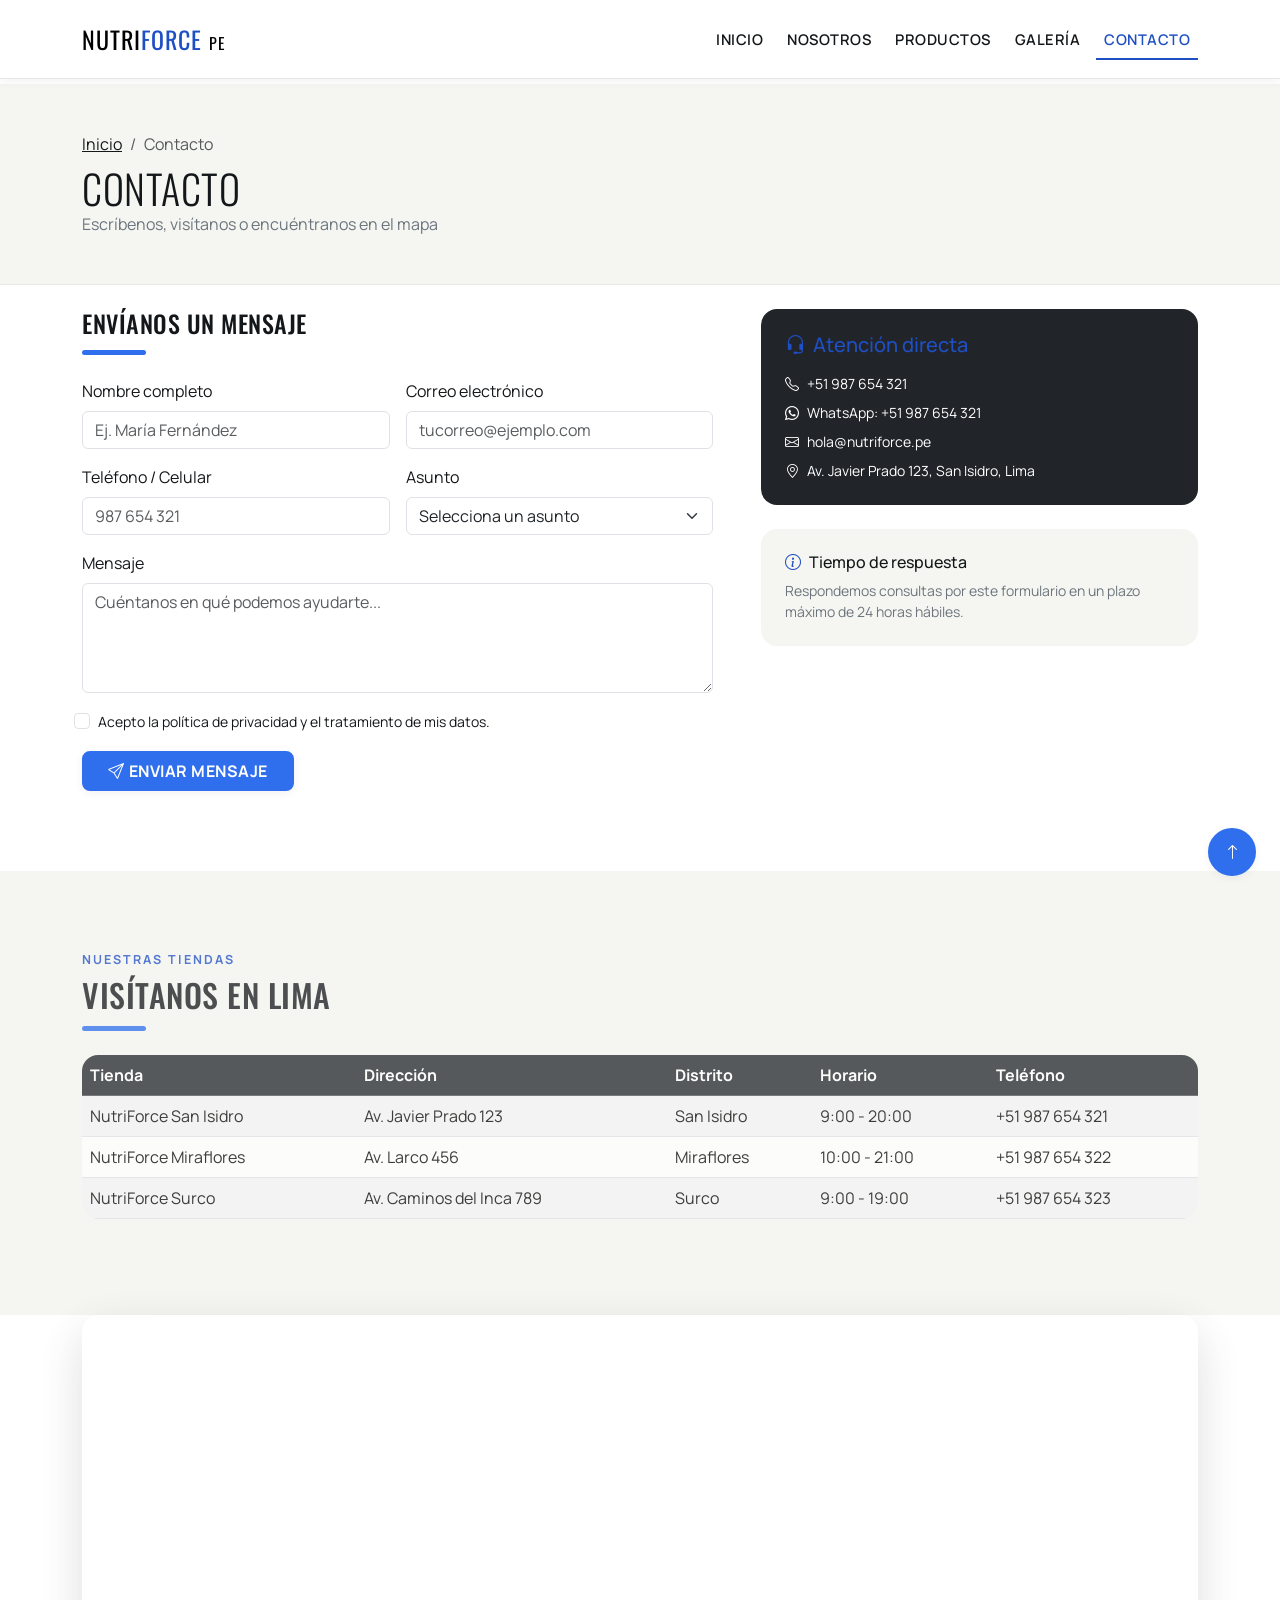
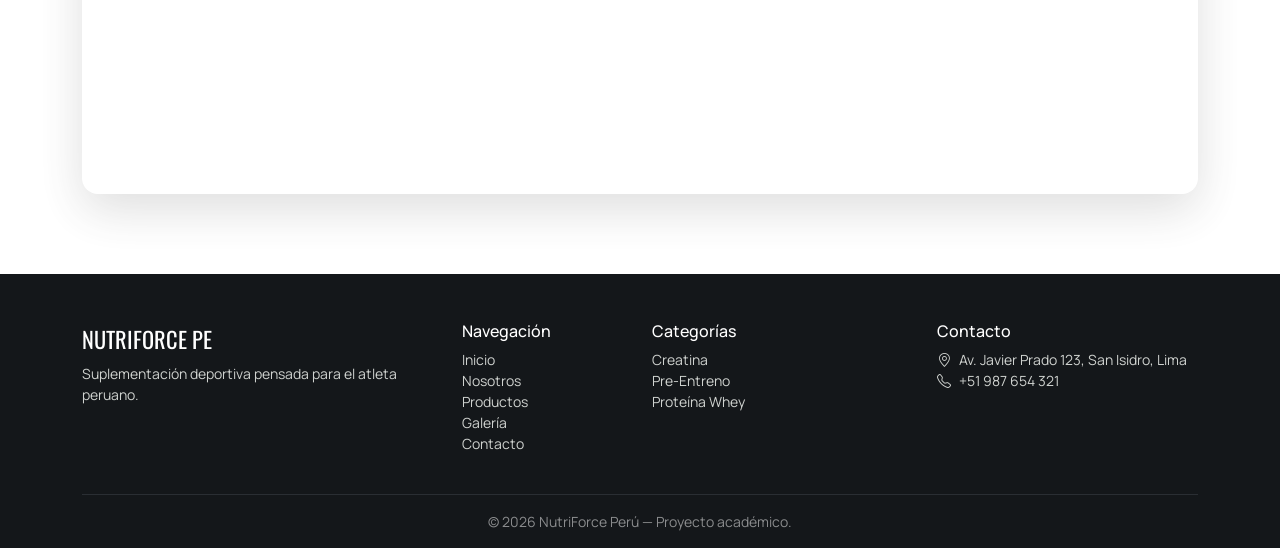
<file: contacto.html>
<!DOCTYPE html>
<html lang="es">
<head>
<meta charset="UTF-8">
<meta name="viewport" content="width=device-width, initial-scale=1.0">
<title>Contacto | NutriForce Perú</title>
<meta name="description" content="Contáctanos: formulario, tiendas físicas y ubicación en el mapa. NutriForce Perú.">
<link href="https://cdn.jsdelivr.net/npm/bootstrap@5.3.3/dist/css/bootstrap.min.css" rel="stylesheet">
<link rel="stylesheet" href="https://cdn.jsdelivr.net/npm/bootstrap-icons@1.11.3/font/bootstrap-icons.css">
<link rel="stylesheet" href="css/style.css">
</head>
<body>

<header>
<nav class="navbar navbar-expand-lg fixed-top py-3">
  <div class="container">
    <a class="navbar-brand navbar-brand-mark" href="index.html">NUTRI<span class="accent">FORCE</span> <small class="fs-6 fw-normal">PE</small></a>
    <button class="navbar-toggler" type="button" data-bs-toggle="collapse" data-bs-target="#mainNav">
      <span class="navbar-toggler-icon"></span>
    </button>
    <div class="collapse navbar-collapse" id="mainNav">
      <ul class="navbar-nav ms-auto align-items-lg-center gap-lg-2">
        <li class="nav-item"><a class="nav-link" href="index.html">Inicio</a></li>
        <li class="nav-item"><a class="nav-link" href="nosotros.html">Nosotros</a></li>
        <li class="nav-item"><a class="nav-link" href="productos.html">Productos</a></li>
        <li class="nav-item"><a class="nav-link" href="galeria.html">Galería</a></li>
        <li class="nav-item"><a class="nav-link active" href="contacto.html">Contacto</a></li>
      </ul>
    </div>
  </div>
</nav>
</header>

<main>
<div class="page-head">
  <div class="container">
    <nav aria-label="breadcrumb">
      <ol class="breadcrumb mb-2">
        <li class="breadcrumb-item"><a href="index.html">Inicio</a></li>
        <li class="breadcrumb-item active" aria-current="page">Contacto</li>
      </ol>
    </nav>
    <h1 class="display-6 mb-0">Contacto</h1>
    <p class="text-secondary">Escríbenos, visítanos o encuéntranos en el mapa</p>
  </div>
</div>

<section class="section pt-4">
  <div class="container">
    <div class="row g-5">

      <div class="col-lg-7 reveal">
        <h4 class="mb-1">Envíanos un mensaje</h4>
        <div class="divider-volt"></div>
        <form id="contactForm" class="needs-validation row g-3" novalidate>
          <div class="col-md-6">
            <label for="nombre" class="form-label">Nombre completo</label>
            <input type="text" class="form-control" id="nombre" name="nombre" placeholder="Ej. María Fernández" required minlength="3">
            <div class="invalid-feedback">Ingresa tu nombre completo (mínimo 3 caracteres).</div>
          </div>
          <div class="col-md-6">
            <label for="correo" class="form-label">Correo electrónico</label>
            <input type="email" class="form-control" id="correo" name="correo" placeholder="tucorreo@ejemplo.com" required>
            <div class="invalid-feedback">Ingresa un correo electrónico válido.</div>
          </div>
          <div class="col-md-6">
            <label for="telefono" class="form-label">Teléfono / Celular</label>
            <input type="tel" class="form-control" id="telefono" name="telefono" placeholder="987 654 321" pattern="[0-9]{9}" required>
            <div class="invalid-feedback">Ingresa un número de 9 dígitos (Perú).</div>
          </div>
          <div class="col-md-6">
            <label for="asunto" class="form-label">Asunto</label>
            <select class="form-select" id="asunto" name="asunto" required>
              <option value="" selected disabled>Selecciona un asunto</option>
              <option>Consulta sobre un producto</option>
              <option>Estado de mi pedido</option>
              <option>Cambios y devoluciones</option>
              <option>Trabaja con nosotros</option>
              <option>Otro</option>
            </select>
            <div class="invalid-feedback">Selecciona un asunto.</div>
          </div>
          <div class="col-12">
            <label for="mensaje" class="form-label">Mensaje</label>
            <textarea class="form-control" id="mensaje" name="mensaje" rows="4" placeholder="Cuéntanos en qué podemos ayudarte..." required minlength="10"></textarea>
            <div class="invalid-feedback">Escribe un mensaje de al menos 10 caracteres.</div>
          </div>
          <div class="col-12 form-check">
            <input type="checkbox" class="form-check-input" id="privacidad" required>
            <label class="form-check-label small" for="privacidad">Acepto la política de privacidad y el tratamiento de mis datos.</label>
            <div class="invalid-feedback">Debes aceptar la política de privacidad.</div>
          </div>
          <div class="col-12">
            <button type="submit" class="btn btn-volt px-4"><i class="bi bi-send me-1"></i>Enviar mensaje</button>
          </div>
        </form>
      </div>

      <aside class="col-lg-5 reveal">
        <div class="p-4 bg-dark text-white rounded-4 mb-4">
          <h5 class="text-volt mb-3"><i class="bi bi-headset me-2"></i>Atención directa</h5>
          <ul class="list-unstyled small mb-0">
            <li class="mb-2"><i class="bi bi-telephone me-2"></i>+51 987 654 321</li>
            <li class="mb-2"><i class="bi bi-whatsapp me-2"></i>WhatsApp: +51 987 654 321</li>
            <li class="mb-2"><i class="bi bi-envelope me-2"></i>hola@nutriforce.pe</li>
            <li><i class="bi bi-geo-alt me-2"></i>Av. Javier Prado 123, San Isidro, Lima</li>
          </ul>
        </div>
        <div class="p-4 bg-soft rounded-4">
          <h6 class="mb-2"><i class="bi bi-info-circle me-2 text-volt"></i>Tiempo de respuesta</h6>
          <p class="small text-secondary mb-0">Respondemos consultas por este formulario en un plazo máximo de 24 horas hábiles.</p>
        </div>
      </aside>
    </div>
  </div>
</section>

<section class="section bg-soft">
  <div class="container">
    <div class="section-title reveal">
      <span class="kicker">Nuestras tiendas</span>
      <h2>Visítanos en Lima</h2>
      <div class="divider-volt"></div>
    </div>
    <div class="table-responsive reveal">
      <table class="table table-striped bg-white rounded-4 overflow-hidden align-middle">
        <thead class="table-dark">
          <tr><th>Tienda</th><th>Dirección</th><th>Distrito</th><th>Horario</th><th>Teléfono</th></tr>
        </thead>
        <tbody>
          <tr><td>NutriForce San Isidro</td><td>Av. Javier Prado 123</td><td>San Isidro</td><td>9:00 - 20:00</td><td>+51 987 654 321</td></tr>
          <tr><td>NutriForce Miraflores</td><td>Av. Larco 456</td><td>Miraflores</td><td>10:00 - 21:00</td><td>+51 987 654 322</td></tr>
          <tr><td>NutriForce Surco</td><td>Av. Caminos del Inca 789</td><td>Surco</td><td>9:00 - 19:00</td><td>+51 987 654 323</td></tr>
        </tbody>
      </table>
    </div>
  </div>
</section>

<section class="section pt-0">
  <div class="container">
    <div class="reveal rounded-4 overflow-hidden shadow-lg">
      <div class="ratio ratio-21x9">
        <iframe
          src="https://www.google.com/maps?q=San+Isidro,+Lima,+Peru&output=embed"
          style="border:0;" allowfullscreen loading="lazy"
          referrerpolicy="no-referrer-when-downgrade"
          title="Ubicación NutriForce Perú en el mapa">
        </iframe>
      </div>
    </div>
  </div>
</section>

</main>

<div class="toast-container position-fixed bottom-0 end-0 p-3" style="z-index:1080;">
  <div id="contactToast" class="toast align-items-center text-white bg-dark border-0" role="alert">
    <div class="d-flex">
      <div class="toast-body">
        <i class="bi bi-check-circle-fill text-volt me-2"></i>¡Mensaje enviado! Te responderemos en menos de 24 horas.
      </div>
      <button type="button" class="btn-close btn-close-white me-2 m-auto" data-bs-dismiss="toast"></button>
    </div>
  </div>
</div>

<footer class="site-footer pt-5 pb-3">
  <div class="container">
    
    <div class="row g-4">
      <div class="col-lg-4">

        <div class="footer-brand mb-2">NUTRIFORCE PE</div>
        <p class="small">Suplementación deportiva pensada para el atleta peruano.</p>
      </div>
      <div class="col-6 col-lg-2">
        <h6 class="text-white">Navegación</h6>
        <ul class="list-unstyled small">
          <li><a href="index.html">Inicio</a></li>
          <li><a href="nosotros.html">Nosotros</a></li>
          <li><a href="productos.html">Productos</a></li>
          <li><a href="galeria.html">Galería</a></li>
          <li><a href="contacto.html">Contacto</a></li>
        </ul>
      </div>
      <div class="col-6 col-lg-3">
        <h6 class="text-white">Categorías</h6>
        <ul class="list-unstyled small">

          <li><a href="productos.html">Creatina</a></li>
          <li><a href="productos.html">Pre-Entreno</a></li>
          
          <li><a href="productos.html">Proteína Whey</a></li>
        </ul>

      </div>
      <div class="col-lg-3">
        <h6 class="text-white">Contacto</h6>
        <ul class="list-unstyled small">
          <li><i class="bi bi-geo-alt me-2"></i>Av. Javier Prado 123, San Isidro, Lima</li>
          <li><i class="bi bi-telephone me-2"></i>+51 987 654 321</li>
        </ul>

      </div>
    </div>
    <hr class="border-secondary mt-4">
    <p class="small text-center mb-0 text-white-50">© 2026 NutriForce Perú — Proyecto académico.</p>
  </div>
</footer>

<button id="backToTop" class="btn btn-volt rounded-circle position-fixed" style="bottom:24px;right:24px;width:48px;height:48px;z-index:1050;">
  <i class="bi bi-arrow-up"></i>
</button>

<script src="https://code.jquery.com/jquery-3.7.1.min.js"></script>
<script src="https://cdn.jsdelivr.net/npm/bootstrap@5.3.3/dist/js/bootstrap.bundle.min.js"></script>
<script src="js/script.js"></script>
</body>
</html>
</file>
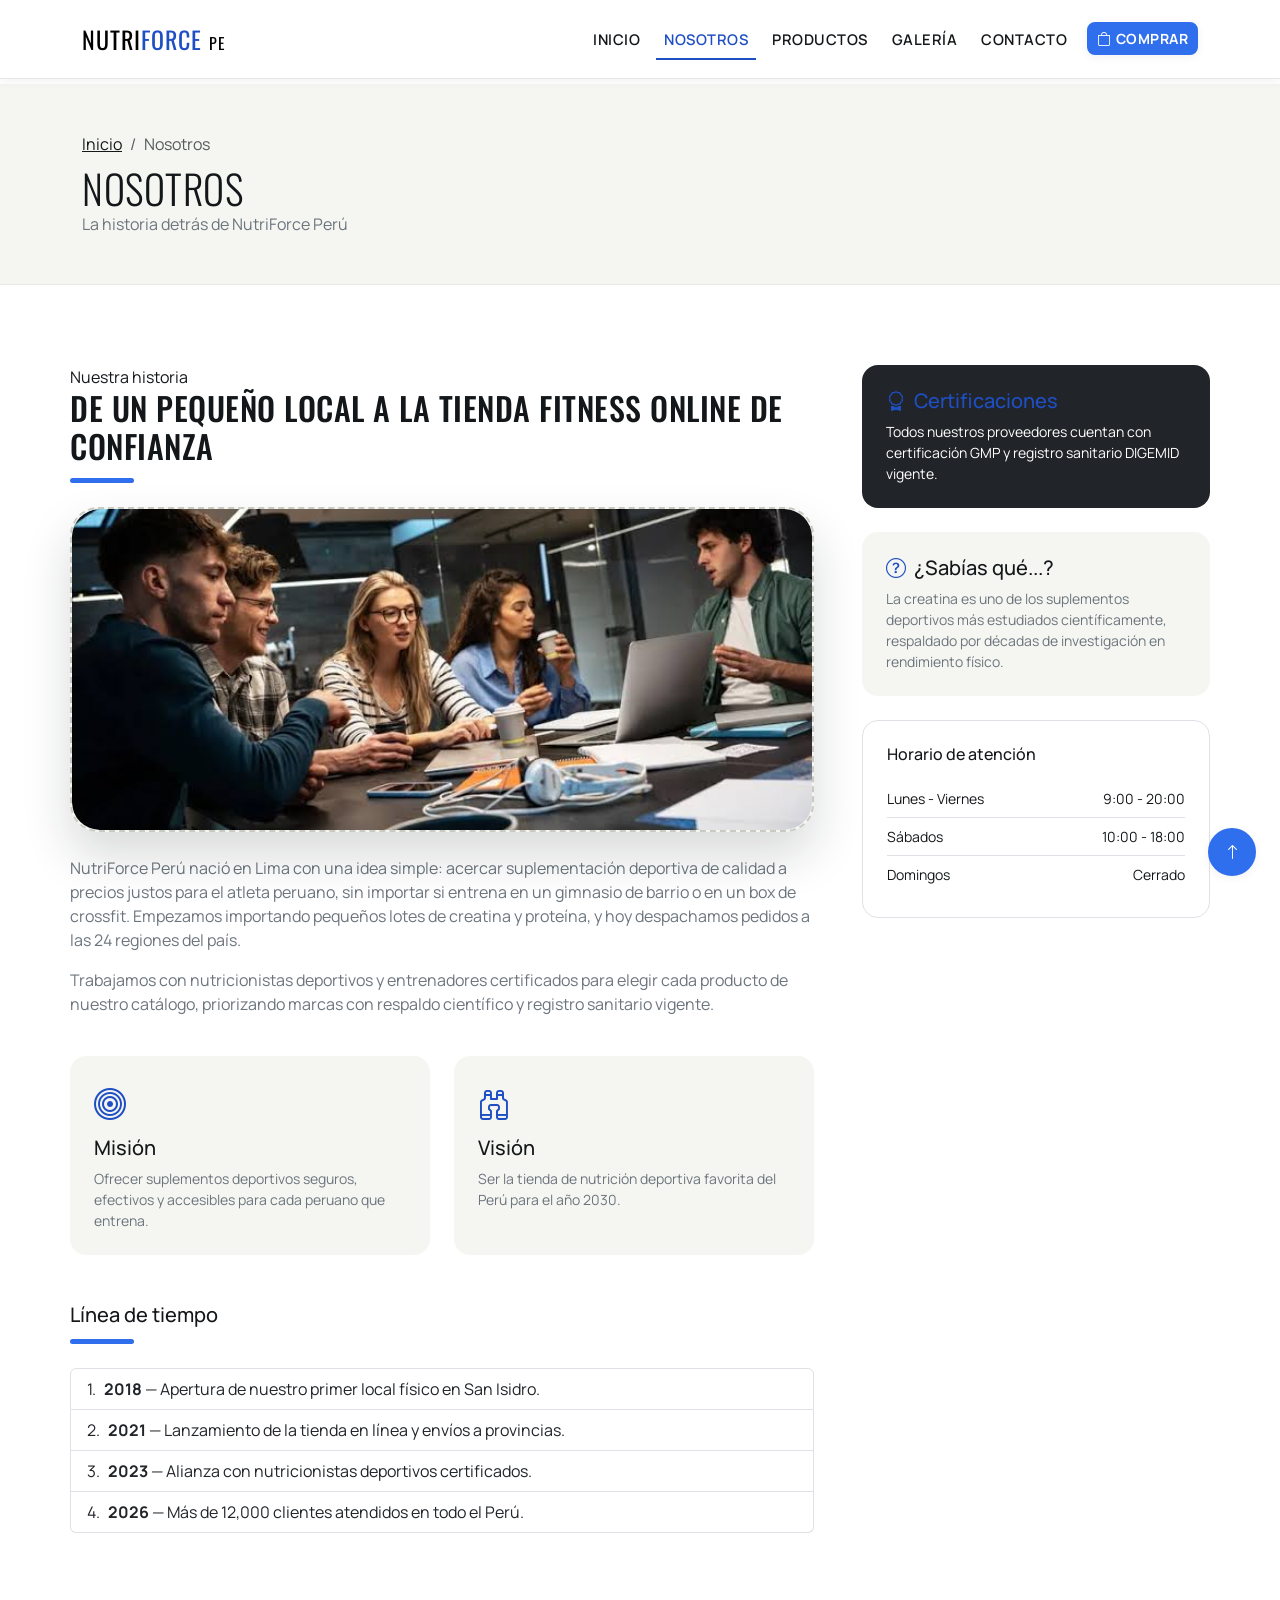
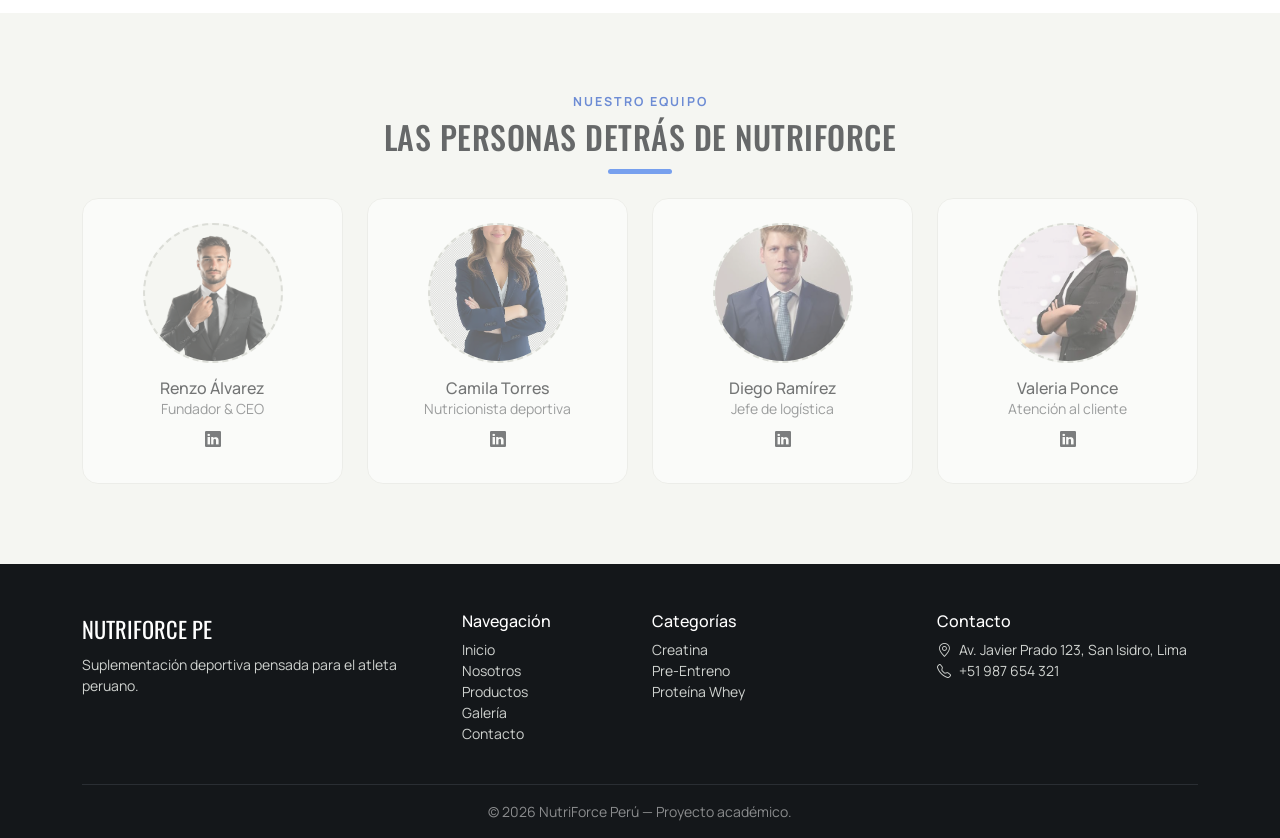
<file: nosotros.html>
<!DOCTYPE html>
<html lang="es">
<head>
<meta charset="UTF-8">
<meta name="viewport" content="width=device-width, initial-scale=1.0">
<title>Nosotros | NutriForce Perú</title>
<meta name="description" content="Conoce la historia, misión y equipo de NutriForce Perú, tienda de suplementos deportivos.">
<link href="https://cdn.jsdelivr.net/npm/bootstrap@5.3.3/dist/css/bootstrap.min.css" rel="stylesheet">
<link rel="stylesheet" href="https://cdn.jsdelivr.net/npm/bootstrap-icons@1.11.3/font/bootstrap-icons.css">
<link rel="stylesheet" href="css/style.css">
</head>
<body>

<header>
<nav class="navbar navbar-expand-lg fixed-top py-3">
  <div class="container">
    <a class="navbar-brand navbar-brand-mark" href="index.html">NUTRI<span class="accent">FORCE</span> <small class="fs-6 fw-normal">PE</small></a>
    <button class="navbar-toggler" type="button" data-bs-toggle="collapse" data-bs-target="#mainNav">
      <span class="navbar-toggler-icon"></span>
    </button>
    <div class="collapse navbar-collapse" id="mainNav">
      <ul class="navbar-nav ms-auto align-items-lg-center gap-lg-2">
        <li class="nav-item"><a class="nav-link" href="index.html">Inicio</a></li>
        <li class="nav-item"><a class="nav-link active" href="nosotros.html">Nosotros</a></li>
        <li class="nav-item"><a class="nav-link" href="productos.html">Productos</a></li>
        <li class="nav-item"><a class="nav-link" href="galeria.html">Galería</a></li>
        <li class="nav-item"><a class="nav-link" href="contacto.html">Contacto</a></li>
        <li class="nav-item"><a href="productos.html" class="btn btn-sm btn-volt ms-lg-1"><i class="bi bi-bag me-1"></i>Comprar</a></li>
      </ul>
    </div>
  </div>
</nav>
</header>

<main>
<div class="page-head">
  <div class="container">
    <nav aria-label="breadcrumb">
      <ol class="breadcrumb mb-2">
        <li class="breadcrumb-item"><a href="index.html">Inicio</a></li>
        <li class="breadcrumb-item active" aria-current="page">Nosotros</li>
      </ol>
    </nav>
    <h1 class="display-6 mb-0">Nosotros</h1>
    <p class="text-secondary">La historia detrás de NutriForce Perú</p>
  </div>
</div>

<div class="container section">
  <div class="row g-5">

    <article class="col-lg-8 reveal">
      <span class="kicker">Nuestra historia</span>
      <h2>De un pequeño local a la tienda fitness online de confianza</h2>
      <div class="divider-volt"></div>
      <div class="hero-media mb-4" style="aspect-ratio:16/7;">
        <div class="text-center p-4">

          <i class="bi bi-image" style="font-size:2.5rem;color:#b9bcb2;"></i>
          <p class="small text-muted mt-2 mb-0">Espacio para foto del local / equipo — 1200×525 px</p>
        </div>
        <img class="real-img" src="img/nosotros/local-equipo.jpg" alt="Local y equipo NutriForce Perú" onerror="this.style.display='none'">
      </div>
      <p class="text-secondary">
        NutriForce Perú nació en Lima con una idea simple: acercar suplementación deportiva de calidad
        a precios justos para el atleta peruano, sin importar si entrena en un gimnasio de barrio o en
        un box de crossfit. Empezamos importando pequeños lotes de creatina y proteína, y hoy despachamos
        pedidos a las 24 regiones del país.
      </p>

      <p class="text-secondary">
        Trabajamos con nutricionistas deportivos y entrenadores certificados para elegir cada producto
        de nuestro catálogo, priorizando marcas con respaldo científico y registro sanitario vigente.
      </p>

      <div class="row g-4 mt-2">

        <div class="col-md-6">
          <div class="p-4 bg-soft rounded-4 h-100">
            <i class="bi bi-bullseye fs-2 text-volt"></i>
            <h5 class="mt-2">Misión</h5>
            <p class="small text-secondary mb-0">Ofrecer suplementos deportivos seguros, efectivos y accesibles para cada peruano que entrena.</p>
          </div>
        </div>
        <div class="col-md-6">
          <div class="p-4 bg-soft rounded-4 h-100">
            <i class="bi bi-binoculars fs-2 text-volt"></i>
            <h5 class="mt-2">Visión</h5>
            <p class="small text-secondary mb-0">Ser la tienda de nutrición deportiva favorita del Perú para el año 2030.</p>

          </div>
        </div>
      </div>

      <h5 class="mt-5">Línea de tiempo</h5>
      <div class="divider-volt"></div>
      <ol class="list-group list-group-numbered">
        <li class="list-group-item d-flex justify-content-between align-items-start">
          <div class="ms-2 me-auto"><strong>2018</strong> — Apertura de nuestro primer local físico en San Isidro.</div>
        </li>
        <li class="list-group-item d-flex justify-content-between align-items-start">
          <div class="ms-2 me-auto"><strong>2021</strong> — Lanzamiento de la tienda en línea y envíos a provincias.</div>
        </li>
        <li class="list-group-item d-flex justify-content-between align-items-start">
          <div class="ms-2 me-auto"><strong>2023</strong> — Alianza con nutricionistas deportivos certificados.</div>
        </li>
        <li class="list-group-item d-flex justify-content-between align-items-start">
          <div class="ms-2 me-auto"><strong>2026</strong> — Más de 12,000 clientes atendidos en todo el Perú.</div>
        </li>
      </ol>
    </article>

    <aside class="col-lg-4 reveal">
      <div class="p-4 bg-dark text-white rounded-4 mb-4">
        <h5 class="text-volt"><i class="bi bi-award me-2"></i>Certificaciones</h5>
        <p class="small mb-0">Todos nuestros proveedores cuentan con certificación GMP y registro sanitario DIGEMID vigente.</p>
      </div>
      <div class="p-4 bg-soft rounded-4 mb-4">
        <h5><i class="bi bi-question-circle me-2 text-volt"></i>¿Sabías qué...?</h5>
        <p class="small text-secondary mb-0">La creatina es uno de los suplementos deportivos más estudiados científicamente, respaldado por décadas de investigación en rendimiento físico.</p>
      </div>
      <div class="p-4 border rounded-4">

        <h6 class="mb-3">Horario de atención</h6>
        <ul class="list-unstyled small mb-0">
          <li class="d-flex justify-content-between border-bottom py-2"><span>Lunes - Viernes</span><span>9:00 - 20:00</span></li>
          <li class="d-flex justify-content-between border-bottom py-2"><span>Sábados</span><span>10:00 - 18:00</span></li>
          <li class="d-flex justify-content-between py-2"><span>Domingos</span><span>Cerrado</span></li>
        </ul>
      </div>


    </aside>
  </div>

</div>

<section class="section bg-soft">
  <div class="container">
    <div class="section-title text-center reveal">
      <span class="kicker">Nuestro equipo</span>
      <h2>Las personas detrás de NutriForce</h2>
      <div class="divider-volt mx-auto"></div>
    </div>
    <div class="row g-4">
      <div class="col-6 col-md-3 reveal">
        <div class="team-card">
          <div class="img-slot rounded-circle">
            <i class="bi bi-person"></i>
            <small>Foto 400×400</small>
            <img class="real-img" src="img/equipo/renzo-alvarez.jpg" alt="Renzo Álvarez" onerror="this.style.display='none'">
          </div>
          <h6 class="mb-0 mt-2">Renzo Álvarez</h6>
          <p class="small text-muted mb-2">Fundador &amp; CEO</p>
          <a href="#" class="text-dark" data-bs-toggle="tooltip" title="LinkedIn"><i class="bi bi-linkedin"></i></a>
        </div>
      </div>
      <div class="col-6 col-md-3 reveal">
        <div class="team-card">
          <div class="img-slot rounded-circle">
            <i class="bi bi-person"></i>
            <small>Foto 400×400</small>
            <img class="real-img" src="img/equipo/camila-torres.jpg" alt="Camila Torres" onerror="this.style.display='none'">
          </div>
          <h6 class="mb-0 mt-2">Camila Torres</h6>
          <p class="small text-muted mb-2">Nutricionista deportiva</p>
          <a href="#" class="text-dark" data-bs-toggle="tooltip" title="LinkedIn"><i class="bi bi-linkedin"></i></a>
        </div>
      </div>
      <div class="col-6 col-md-3 reveal">
        <div class="team-card">
          <div class="img-slot rounded-circle">
            <i class="bi bi-person"></i>
            <small>Foto 400×400</small>
            <img class="real-img" src="img/equipo/diego-ramirez.jpg" alt="Diego Ramírez" onerror="this.style.display='none'">
          </div>
          <h6 class="mb-0 mt-2">Diego Ramírez</h6>
          <p class="small text-muted mb-2">Jefe de logística</p>
          <a href="#" class="text-dark" data-bs-toggle="tooltip" title="LinkedIn"><i class="bi bi-linkedin"></i></a>
        </div>
      </div>
      <div class="col-6 col-md-3 reveal">
        <div class="team-card">
          <div class="img-slot rounded-circle">
            <i class="bi bi-person"></i>
            <small>Foto 400×400</small>
            <img class="real-img" src="img/equipo/valeria-ponce.jpg" alt="Valeria Ponce" onerror="this.style.display='none'">
          </div>
          <h6 class="mb-0 mt-2">Valeria Ponce</h6>
          <p class="small text-muted mb-2">Atención al cliente</p>
          <a href="#" class="text-dark" data-bs-toggle="tooltip" title="LinkedIn"><i class="bi bi-linkedin"></i></a>
        </div>
      </div>
    </div>
  </div>
</section>

</main>

<footer class="site-footer pt-5 pb-3">
  <div class="container">
    <div class="row g-4">
      <div class="col-lg-4">
        <div class="footer-brand mb-2">NUTRIFORCE PE</div>
        <p class="small">Suplementación deportiva pensada para el atleta peruano.</p>
      </div>
      
      <div class="col-6 col-lg-2">
        <h6 class="text-white">Navegación</h6>
        <ul class="list-unstyled small">
          <li><a href="index.html">Inicio</a></li>
          <li><a href="nosotros.html">Nosotros</a></li>
          <li><a href="productos.html">Productos</a></li>
          <li><a href="galeria.html">Galería</a></li>
          <li><a href="contacto.html">Contacto</a></li>
        </ul>
      </div>

      <div class="col-6 col-lg-3">
        <h6 class="text-white">Categorías</h6>
        <ul class="list-unstyled small">
          <li><a href="productos.html">Creatina</a></li>
          <li><a href="productos.html">Pre-Entreno</a></li>
          <li><a href="productos.html">Proteína Whey</a></li>
        </ul>
      </div>
      <div class="col-lg-3">
        <h6 class="text-white">Contacto</h6>
        <ul class="list-unstyled small">
          <li><i class="bi bi-geo-alt me-2"></i>Av. Javier Prado 123, San Isidro, Lima</li>
          <li><i class="bi bi-telephone me-2"></i>+51 987 654 321</li>
        </ul>
      </div>
    </div>
    <hr class="border-secondary mt-4">
    <p class="small text-center mb-0 text-white-50">© 2026 NutriForce Perú — Proyecto académico.</p>
  </div>
</footer>

<button id="backToTop" class="btn btn-volt rounded-circle position-fixed" style="bottom:24px;right:24px;width:48px;height:48px;z-index:1050;">
  <i class="bi bi-arrow-up"></i>
</button>

<script src="https://code.jquery.com/jquery-3.7.1.min.js"></script>
<script src="https://cdn.jsdelivr.net/npm/bootstrap@5.3.3/dist/js/bootstrap.bundle.min.js"></script>
<script src="js/script.js"></script>
</body>
</html>
</file>
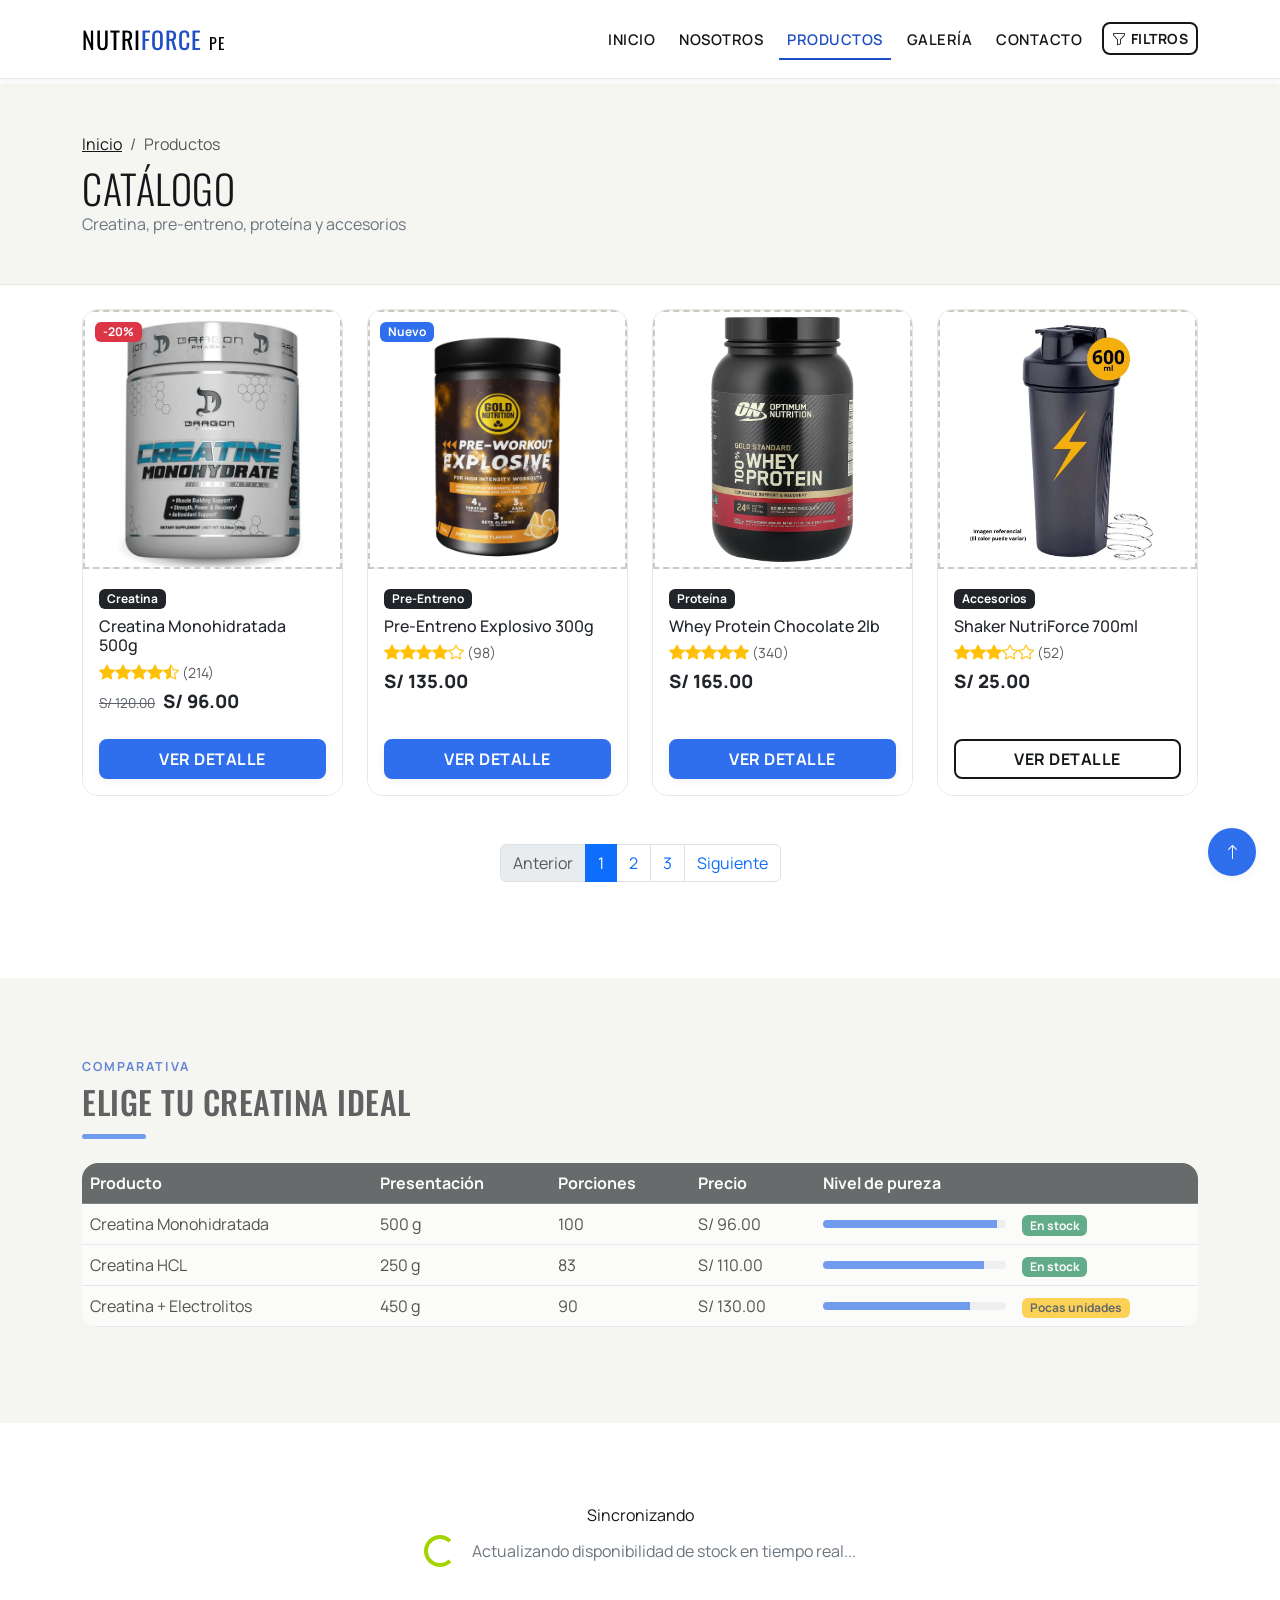
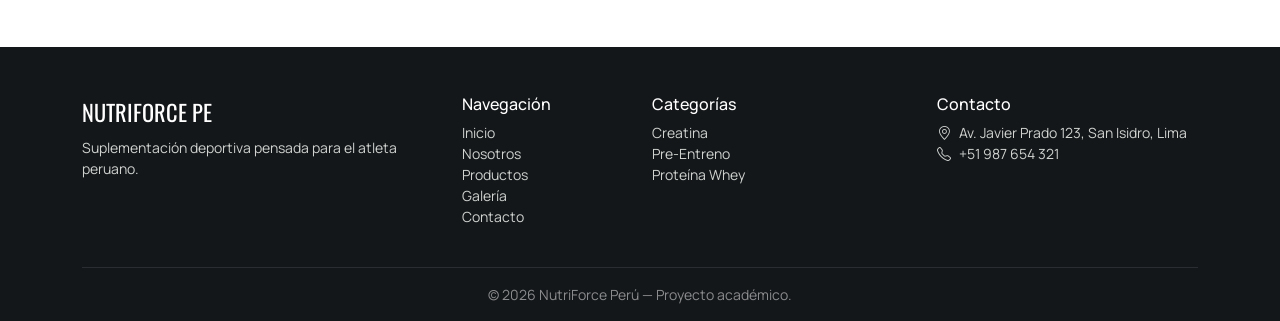
<file: productos.html>
<!DOCTYPE html>
<html lang="es">
<head>
<meta charset="UTF-8">
<meta name="viewport" content="width=device-width, initial-scale=1.0">
<title>Productos | NutriForce Perú</title>
<meta name="description" content="Catálogo de creatina, pre-entreno, proteína whey y accesorios deportivos en Perú.">
<link href="https://cdn.jsdelivr.net/npm/bootstrap@5.3.3/dist/css/bootstrap.min.css" rel="stylesheet">
<link rel="stylesheet" href="https://cdn.jsdelivr.net/npm/bootstrap-icons@1.11.3/font/bootstrap-icons.css">
<link rel="stylesheet" href="css/style.css">
</head>
<body>

<header>
<nav class="navbar navbar-expand-lg fixed-top py-3">
  <div class="container">
    <a class="navbar-brand navbar-brand-mark" href="index.html">NUTRI<span class="accent">FORCE</span> <small class="fs-6 fw-normal">PE</small></a>
    <button class="navbar-toggler" type="button" data-bs-toggle="collapse" data-bs-target="#mainNav">
      <span class="navbar-toggler-icon"></span>
    </button>
    <div class="collapse navbar-collapse" id="mainNav">
      <ul class="navbar-nav ms-auto align-items-lg-center gap-lg-2">
        <li class="nav-item"><a class="nav-link" href="index.html">Inicio</a></li>
        <li class="nav-item"><a class="nav-link" href="nosotros.html">Nosotros</a></li>
        <li class="nav-item"><a class="nav-link active" href="productos.html">Productos</a></li>
        <li class="nav-item"><a class="nav-link" href="galeria.html">Galería</a></li>
        <li class="nav-item"><a class="nav-link" href="contacto.html">Contacto</a></li>
        <li class="nav-item">
          <button class="btn btn-sm btn-outline-coal ms-lg-1" type="button" data-bs-toggle="offcanvas" data-bs-target="#filtrosOffcanvas">
            <i class="bi bi-funnel me-1"></i>Filtros
          </button>
        </li>
      </ul>
    </div>
  </div>
</nav>
</header>

<div class="offcanvas offcanvas-end" tabindex="-1" id="filtrosOffcanvas">
  <div class="offcanvas-header">
    <h5 class="offcanvas-title">Filtrar productos</h5>
    <button type="button" class="btn-close" data-bs-dismiss="offcanvas"></button>
  </div>
  <div class="offcanvas-body">
    <h6>Categoría</h6>
    <div class="form-check"><input class="form-check-input" type="checkbox" checked id="fc1"><label class="form-check-label" for="fc1">Creatina</label></div>
    <div class="form-check"><input class="form-check-input" type="checkbox" checked id="fc2"><label class="form-check-label" for="fc2">Pre-Entreno</label></div>
    <div class="form-check"><input class="form-check-input" type="checkbox" checked id="fc3"><label class="form-check-label" for="fc3">Proteína</label></div>
    <div class="form-check mb-3"><input class="form-check-input" type="checkbox" id="fc4"><label class="form-check-label" for="fc4">Accesorios</label></div>
    <h6>Precio máximo (S/)</h6>
    <input type="range" class="form-range" min="20" max="300" value="180">
    <button class="btn btn-volt w-100 mt-3">Aplicar filtros</button>
  </div>
</div>

<main>
<div class="page-head">
  <div class="container">
    <nav aria-label="breadcrumb">
      <ol class="breadcrumb mb-2">
        <li class="breadcrumb-item"><a href="index.html">Inicio</a></li>
        <li class="breadcrumb-item active" aria-current="page">Productos</li>
      </ol>
    </nav>
    <h1 class="display-6 mb-0">Catálogo</h1>
    <p class="text-secondary">Creatina, pre-entreno, proteína y accesorios</p>
  </div>
</div>

<section class="section pt-4">
  <div class="container">

    <div class="row g-4">

      <div class="col-6 col-md-4 col-lg-3 reveal">
        <div class="card card-product h-100 position-relative">
          <span class="badge bg-danger badge-sale">-20%</span>
          <div class="img-slot" style="--ar:1/1;border-radius:0;">
            <i class="bi bi-image"></i><small>500×500 px</small>
            <img class="real-img" src="img/productos/creatina-monohidratada.jpg" alt="Creatina Monohidratada 500g" onerror="this.style.display='none'">
          </div>
          <div class="card-body">
            <span class="badge bg-dark mb-2">Creatina</span>
            <h6 class="mb-1">Creatina Monohidratada 500g</h6>
            <div class="mb-1"><i class="bi bi-star-fill text-warning"></i><i class="bi bi-star-fill text-warning"></i><i class="bi bi-star-fill text-warning"></i><i class="bi bi-star-fill text-warning"></i><i class="bi bi-star-half text-warning"></i> <small class="text-muted">(214)</small></div>
            <span class="price-old me-2">S/ 120.00</span><span class="price-new">S/ 96.00</span>
          </div>
          <div class="card-footer bg-white border-0 pb-3">
            <button class="btn btn-volt w-100" data-bs-toggle="modal" data-bs-target="#modalProducto1">Ver detalle</button>
          </div>
        </div>
      </div>

      <div class="col-6 col-md-4 col-lg-3 reveal">
        <div class="card card-product h-100 position-relative">
          <span class="badge bg-volt text-dark badge-sale">Nuevo</span>
          <div class="img-slot" style="--ar:1/1;border-radius:0;">
            <i class="bi bi-image"></i><small>500×500 px</small>
            <img class="real-img" src="img/productos/pre-entreno-explosivo.jpg" alt="Pre-Entreno Explosivo 300g" onerror="this.style.display='none'">
          </div>
          <div class="card-body">
            <span class="badge bg-dark mb-2">Pre-Entreno</span>
            <h6 class="mb-1">Pre-Entreno Explosivo 300g</h6>
            <div class="mb-1"><i class="bi bi-star-fill text-warning"></i><i class="bi bi-star-fill text-warning"></i><i class="bi bi-star-fill text-warning"></i><i class="bi bi-star-fill text-warning"></i><i class="bi bi-star text-warning"></i> <small class="text-muted">(98)</small></div>
            <span class="price-new">S/ 135.00</span>
          </div>
          <div class="card-footer bg-white border-0 pb-3">
            <button class="btn btn-volt w-100" data-bs-toggle="modal" data-bs-target="#modalProducto2">Ver detalle</button>
          </div>
        </div>
      </div>

      <div class="col-6 col-md-4 col-lg-3 reveal">
        <div class="card card-product h-100 position-relative">
          <div class="img-slot" style="--ar:1/1;border-radius:0;">
            <i class="bi bi-image"></i><small>500×500 px</small>
            <img class="real-img" src="img/productos/whey-protein-chocolate.jpg" alt="Whey Protein Chocolate 2lb" onerror="this.style.display='none'">
          </div>
          <div class="card-body">
            <span class="badge bg-dark mb-2">Proteína</span>
            <h6 class="mb-1">Whey Protein Chocolate 2lb</h6>
            <div class="mb-1"><i class="bi bi-star-fill text-warning"></i><i class="bi bi-star-fill text-warning"></i><i class="bi bi-star-fill text-warning"></i><i class="bi bi-star-fill text-warning"></i><i class="bi bi-star-fill text-warning"></i> <small class="text-muted">(340)</small></div>
            <span class="price-new">S/ 165.00</span>
          </div>
          <div class="card-footer bg-white border-0 pb-3">
            <button class="btn btn-volt w-100" data-bs-toggle="modal" data-bs-target="#modalProducto3">Ver detalle</button>
          </div>
        </div>
      </div>

      <div class="col-6 col-md-4 col-lg-3 reveal">
        <div class="card card-product h-100 position-relative">
          <div class="img-slot" style="--ar:1/1;border-radius:0;">
            <i class="bi bi-image"></i><small>500×500 px</small>
            <img class="real-img" src="img/productos/shaker-nutriforce.jpg" alt="Shaker NutriForce 700ml" onerror="this.style.display='none'">
          </div>
          <div class="card-body">
            <span class="badge bg-dark mb-2">Accesorios</span>
            <h6 class="mb-1">Shaker NutriForce 700ml</h6>
            <div class="mb-1"><i class="bi bi-star-fill text-warning"></i><i class="bi bi-star-fill text-warning"></i><i class="bi bi-star-fill text-warning"></i><i class="bi bi-star text-warning"></i><i class="bi bi-star text-warning"></i> <small class="text-muted">(52)</small></div>
            <span class="price-new">S/ 25.00</span>
          </div>
          <div class="card-footer bg-white border-0 pb-3">
            <button class="btn btn-outline-coal w-100" data-bs-toggle="modal" data-bs-target="#modalProducto4">Ver detalle</button>
          </div>
        </div>
      </div>

    </div>

    <nav class="mt-5" aria-label="Paginación de productos">
      <ul class="pagination justify-content-center">
        <li class="page-item disabled"><a class="page-link" href="#">Anterior</a></li>
        <li class="page-item active"><a class="page-link" href="#">1</a></li>
        <li class="page-item"><a class="page-link" href="#">2</a></li>
        <li class="page-item"><a class="page-link" href="#">3</a></li>
        <li class="page-item"><a class="page-link" href="#">Siguiente</a></li>
      </ul>
    </nav>
  </div>
</section>

<section class="section bg-soft">
  <div class="container">
    <div class="section-title reveal">
      <span class="kicker">Comparativa</span>
      <h2>Elige tu creatina ideal</h2>
      <div class="divider-volt"></div>
    </div>
    <div class="table-responsive reveal">
      <table class="table table-hover bg-white align-middle rounded-4 overflow-hidden">
        <thead class="table-dark">
          <tr>
            <th>Producto</th>
            <th>Presentación</th>
            <th>Porciones</th>
            <th>Precio</th>
            <th>Nivel de pureza</th>
            <th></th>
          </tr>
        </thead>
        <tbody>
          <tr>
            <td>Creatina Monohidratada</td>
            <td>500 g</td>
            <td>100</td>
            <td>S/ 96.00</td>
            <td>
              <div class="progress" role="progressbar" style="height:8px;">
                <div class="progress-bar bg-volt" style="width:95%"></div>
              </div>
            </td>
            <td><span class="badge bg-success">En stock</span></td>
          </tr>
          <tr>
            <td>Creatina HCL</td>
            <td>250 g</td>
            <td>83</td>
            <td>S/ 110.00</td>
            <td>
              <div class="progress" role="progressbar" style="height:8px;">
                <div class="progress-bar bg-volt" style="width:88%"></div>
              </div>
            </td>
            <td><span class="badge bg-success">En stock</span></td>
          </tr>
          <tr>
            <td>Creatina + Electrolitos</td>
            <td>450 g</td>
            <td>90</td>
            <td>S/ 130.00</td>
            <td>
              <div class="progress" role="progressbar" style="height:8px;">
                <div class="progress-bar bg-volt" style="width:80%"></div>
              </div>
            </td>
            <td><span class="badge bg-warning text-dark">Pocas unidades</span></td>
          </tr>
        </tbody>

      </table>

    </div>

  </div>
</section>

<section class="section text-center">
  <div class="container">
    <span class="kicker d-block">Sincronizando</span>
    <div class="d-flex justify-content-center align-items-center gap-3 mt-2">
      <div class="spinner-border text-volt-dark" style="color:#a3d400;" role="status"></div>
      <p class="mb-0 text-secondary">Actualizando disponibilidad de stock en tiempo real...</p>
    </div>
  </div>

</section>

</main>

<div class="modal fade" id="modalProducto1" tabindex="-1">
  <div class="modal-dialog modal-lg modal-dialog-centered">
    <div class="modal-content rounded-4">
      <div class="modal-header border-0">
        <h5 class="modal-title">Creatina Monohidratada 500g</h5>
        <button type="button" class="btn-close" data-bs-dismiss="modal"></button>
      </div>
      <div class="modal-body row g-4">
        <div class="col-md-5">
          <div class="img-slot" style="--ar:1/1;"><i class="bi bi-image"></i><small>500×500 px</small><img class="real-img" src="img/productos/creatina-monohidratada.jpg" alt="Creatina Monohidratada 500g" onerror="this.style.display='none'"></div>
        </div>
        <div class="col-md-7">
          <p class="text-secondary">Creatina monohidratada micronizada de 100% pureza. Favorece la fuerza y
          la recuperación muscular durante entrenamientos de alta intensidad.</p>
          <span class="price-old me-2">S/ 120.00</span><span class="price-new">S/ 96.00</span>

          <div class="d-flex align-items-center gap-2 mt-3">
            <input type="number" class="form-control" style="width:80px;" value="1" min="1">

            <button class="btn btn-volt flex-grow-1">Añadir al carrito</button>
          </div>
        </div>
      </div>
    </div>
  </div>
</div>

<div class="modal fade" id="modalProducto2" tabindex="-1">
  <div class="modal-dialog modal-lg modal-dialog-centered">
    <div class="modal-content rounded-4">
      <div class="modal-header border-0">
        <h5 class="modal-title">Pre-Entreno Explosivo 300g</h5>
        <button type="button" class="btn-close" data-bs-dismiss="modal"></button>
      </div>
      <div class="modal-body row g-4">
        <div class="col-md-5">
          <div class="img-slot" style="--ar:1/1;"><i class="bi bi-image"></i><small>500×500 px</small><img class="real-img" src="img/productos/pre-entreno-explosivo.jpg" alt="Pre-Entreno Explosivo 300g" onerror="this.style.display='none'"></div>
        </div>
        <div class="col-md-7">
          <p class="text-secondary">Fórmula con cafeína, beta-alanina y citrulina para energía sostenida y
          mejor bombeo muscular durante el entrenamiento.</p>
          <span class="price-new">S/ 135.00</span>
          <div class="d-flex align-items-center gap-2 mt-3">
            <input type="number" class="form-control" style="width:80px;" value="1" min="1">
            <button class="btn btn-volt flex-grow-1">Añadir al carrito</button>
          </div>
        </div>

      </div>

    </div>
  </div>

</div>

<div class="modal fade" id="modalProducto3" tabindex="-1">
  <div class="modal-dialog modal-lg modal-dialog-centered">
    <div class="modal-content rounded-4">
      <div class="modal-header border-0">
        <h5 class="modal-title">Whey Protein Chocolate 2lb</h5>
        <button type="button" class="btn-close" data-bs-dismiss="modal"></button>
      </div>
      <div class="modal-body row g-4">
        <div class="col-md-5">
          <div class="img-slot" style="--ar:1/1;"><i class="bi bi-image"></i><small>500×500 px</small><img class="real-img" src="img/productos/whey-protein-chocolate.jpg" alt="Whey Protein Chocolate 2lb" onerror="this.style.display='none'"></div>
        </div>
        <div class="col-md-7">
          <p class="text-secondary">Proteína de suero de leche con 24g de proteína por porción, ideal para
          la recuperación muscular post-entrenamiento.</p>
          <span class="price-new">S/ 165.00</span>
          <div class="d-flex align-items-center gap-2 mt-3">
            <input type="number" class="form-control" style="width:80px;" value="1" min="1">
            <button class="btn btn-volt flex-grow-1">Añadir al carrito</button>
          </div>
        </div>
      </div>
    </div>
  </div>
</div>

<div class="modal fade" id="modalProducto4" tabindex="-1">

  <div class="modal-dialog modal-lg modal-dialog-centered">
    <div class="modal-content rounded-4">

      <div class="modal-header border-0">
        <h5 class="modal-title">Shaker NutriForce 700ml</h5>
        <button type="button" class="btn-close" data-bs-dismiss="modal"></button>
      </div>
      <div class="modal-body row g-4">
        <div class="col-md-5">
          <div class="img-slot" style="--ar:1/1;"><i class="bi bi-image"></i><small>500×500 px</small><img class="real-img" src="img/productos/shaker-nutriforce.jpg" alt="Shaker NutriForce 700ml" onerror="this.style.display='none'"></div>
        </div>
        <div class="col-md-7">
          <p class="text-secondary">Shaker con malla mezcladora, libre de BPA y capacidad de 700 ml, ideal para
          batidos de proteína o pre-entreno.</p>
          <span class="price-new">S/ 25.00</span>
          <div class="d-flex align-items-center gap-2 mt-3">
            <input type="number" class="form-control" style="width:80px;" value="1" min="1">
            <button class="btn btn-outline-coal flex-grow-1">Añadir al carrito</button>
          </div>
        </div>
      </div>
    </div>
  </div>
</div>

<footer class="site-footer pt-5 pb-3">
  <div class="container">

    <div class="row g-4">

      <div class="col-lg-4">
        <div class="footer-brand mb-2">NUTRIFORCE PE</div>
        <p class="small">Suplementación deportiva pensada para el atleta peruano.</p>
      </div>
      <div class="col-6 col-lg-2">
        <h6 class="text-white">Navegación</h6>
        <ul class="list-unstyled small">
          <li><a href="index.html">Inicio</a></li>
          <li><a href="nosotros.html">Nosotros</a></li>
          <li><a href="productos.html">Productos</a></li>
          <li><a href="galeria.html">Galería</a></li>
          <li><a href="contacto.html">Contacto</a></li>
        </ul>
      </div>
      <div class="col-6 col-lg-3">
        <h6 class="text-white">Categorías</h6>
        <ul class="list-unstyled small">
          <li><a href="productos.html">Creatina</a></li>
          <li><a href="productos.html">Pre-Entreno</a></li>
          <li><a href="productos.html">Proteína Whey</a></li>
        </ul>
      </div>
      <div class="col-lg-3">
        <h6 class="text-white">Contacto</h6>
        <ul class="list-unstyled small">
          <li><i class="bi bi-geo-alt me-2"></i>Av. Javier Prado 123, San Isidro, Lima</li>
          <li><i class="bi bi-telephone me-2"></i>+51 987 654 321</li>
        </ul>
      </div>
    </div>
    <hr class="border-secondary mt-4">
    
    <p class="small text-center mb-0 text-white-50">© 2026 NutriForce Perú — Proyecto académico.</p>
  </div>
</footer>

<button id="backToTop" class="btn btn-volt rounded-circle position-fixed" style="bottom:24px;right:24px;width:48px;height:48px;z-index:1050;">
  <i class="bi bi-arrow-up"></i>
</button>

<script src="https://code.jquery.com/jquery-3.7.1.min.js"></script>
<script src="https://cdn.jsdelivr.net/npm/bootstrap@5.3.3/dist/js/bootstrap.bundle.min.js"></script>
<script src="js/script.js"></script>
</body>
</html>
</file>
<file: css/style.css>
@import url('https://fonts.googleapis.com/css2?family=Oswald:wght@400;500;600;700&family=Manrope:wght@400;500;600;700;800&display=swap');

:root{
  --bg:            #ffffff;
  --bg-soft:       #f5f6f2;
  --ink:           #14171a;
  --ink-soft:      #5b6168;
  --volt:          #2f6fed;  
  --volt-dark:     #1f4fc4;
  --coal:          #14171a;   
  --line:          #e7e8e3;
  --danger:        #e6425a;


  --radius-sm: 8px;
  --radius-md: 16px;
  --radius-lg: 28px;
  --shadow-sm: 0 2px 10px rgba(20,23,26,.06);
  --shadow-md: 0 10px 24px rgba(20,23,26,.10);
  --shadow-lg: 0 24px 48px rgba(20,23,26,.16);

  --font-display: 'Oswald', sans-serif;
  --font-body: 'Manrope', sans-serif;
}

*{box-sizing:border-box;}

html{scroll-behavior:smooth;}

body{
  font-family: var(--font-body);
  color: var(--ink);
  background: var(--bg);
  -webkit-font-smoothing: antialiased;
}

h1,h2,h3,h4,.display-font{
  font-family: var(--font-display);
  letter-spacing:.5px;
  text-transform: uppercase;
  color: var(--ink);
}

.text-volt{ color: var(--volt-dark); }
.bg-volt{ background: var(--volt) !important; color: #ffffff !important; }
.bg-soft{ background: var(--bg-soft) !important; }

a{ color: inherit; }

.navbar-brand-mark{
  font-family: var(--font-display);
  font-size: 1.5rem;
  letter-spacing: 1px;
}
.navbar-brand-mark .accent{ color: var(--volt-dark); }

.navbar{
  background: rgba(255,255,255,.72);
  -webkit-backdrop-filter: blur(14px) saturate(160%);
  backdrop-filter: blur(14px) saturate(160%);

  border-bottom: 1px solid var(--line);
  box-shadow: var(--shadow-sm);

}

body{ padding-top: 84px; }
@media (max-width: 991.98px){
  body{ padding-top: 76px; }
  .navbar-collapse{
    max-height: calc(100vh - 76px);
    overflow-y: auto;
  }
}

.nav-link{
  font-weight: 600;
  font-size: .92rem;
  text-transform: uppercase;
  letter-spacing: .5px;
  color: var(--ink) !important;
  position: relative;
  transition: color .25s ease;
}
.nav-link.active, .nav-link:hover{ color: #1f4fc4 !important; }
.nav-link::after{
  content:"";
  position:absolute; left:0; bottom:-2px;
  width:0; height:2px;
  background: var(--volt-dark);
  transition: width .25s ease;
}
.nav-link:hover::after, .nav-link.active::after{ width:100%; }

.hero{
  position: relative;
  background: linear-gradient(160deg, var(--bg-soft) 0%, #ffffff 55%, var(--bg-soft) 100%);
  overflow:hidden;
  border-bottom: 1px solid var(--line);
  clip-path: polygon(0 0, 100% 0, 100% 92%, 0 100%);
}
.hero .eyebrow{
  display:inline-flex; align-items:center; gap:.5rem;
  background: var(--ink);
  color: var(--volt);
  border-radius: 999px;
  padding: .35rem .9rem;
  font-size: .75rem;
  font-weight: 700;
  letter-spacing: 1px;
  text-transform: uppercase;
}
.hero h1{
  font-size: clamp(2.6rem, 6vw, 5rem);
  line-height: .95;
}
.hero .stroke{
  -webkit-text-stroke: 2px var(--ink);
  color: transparent;
}
.hero-media{
  position: relative;
  aspect-ratio: 4/5;
  border-radius: var(--radius-lg);
  background: var(--bg-soft);
  border: 2px dashed #c9cbc3;
  display:flex; align-items:center; justify-content:center;
  box-shadow: var(--shadow-lg);
  overflow:hidden;
}

.ticker-wrap{
  background: var(--ink);
  color: var(--volt);
  overflow: hidden;
  white-space: nowrap;
  border-top: 1px solid #000;
  border-bottom: 1px solid #000;
}
.ticker{
  display:inline-block;
  padding-left: 100%;
  animation: ticker 22s linear infinite;
  font-family: var(--font-display);
  font-size: .95rem;
  letter-spacing: 2px;
}
.ticker span{ margin: 0 1.5rem; }
@keyframes ticker{
  0%{ transform: translateX(0); }
  100%{ transform: translateX(-100%); }
}

.img-slot{
  position: relative;
  width:100%;
  aspect-ratio: var(--ar, 1/1);
  background: var(--bg-soft);
  border: 2px dashed #c9cbc3;
  border-radius: var(--radius-md);
  display:flex; flex-direction:column; align-items:center; justify-content:center;
  color: var(--ink-soft);
  text-align:center;
  gap:.35rem;
  transition: border-color .25s ease, transform .25s ease;
}
.img-slot i{ font-size: 1.6rem; color:#b9bcb2; }
.img-slot small{ font-size:.72rem; padding:0 .5rem; }
.img-slot:hover{ border-color: var(--volt-dark); transform: translateY(-2px); }
.img-slot.rounded-circle{ border-radius:50%; }

.real-img{
  position:absolute;
  inset:0;
  width:100%;
  height:100%;
  object-fit:cover;
  border-radius:inherit;
  display:block;
}

.card-product{
  border: 1px solid var(--line);
  border-radius: var(--radius-md);
  overflow:hidden;
  transition: transform .3s ease, box-shadow .3s ease;
  background: #fff;
}
.card-product:hover{
  transform: translateY(-6px);
  box-shadow: var(--shadow-lg);
}
.card-product .badge-sale{
  position:absolute; top:.75rem; left:.75rem; z-index:2;
}
.price-old{ text-decoration: line-through; color: var(--ink-soft); font-size:.85rem; }
.price-new{ font-weight:800; font-size:1.15rem; }

.section{ padding: 5rem 0; }
.section-title .kicker{
  display:block;
  font-family: var(--font-body);
  font-weight:700;

  text-transform:uppercase;
  letter-spacing:2px;

  font-size:.78rem;
  color:#1f4fc4;
  margin-bottom:.4rem;
}

.divider-volt{
  width:64px; height:5px; background: var(--volt);
  border-radius:4px; margin: .75rem 0 1.5rem;

}

.btn.btn-volt{
  --bs-btn-bg: #2f6fed;
  --bs-btn-border-color: #2f6fed;
  --bs-btn-color: #ffffff;

  --bs-btn-hover-bg: #1f4fc4;
  --bs-btn-hover-border-color: #1f4fc4;
  --bs-btn-hover-color: #ffffff;


  --bs-btn-active-bg: #183f9e;
  --bs-btn-active-border-color: #183f9e;

  --bs-btn-active-color: #ffffff;
  background-color: #2f6fed !important;
  border: 2px solid #2f6fed !important;
  color: #ffffff !important;

  font-weight:700;
  text-transform:uppercase;
  letter-spacing:.5px;
  border-radius: var(--radius-sm);
  box-shadow: var(--shadow-sm);
}
.btn.btn-volt:hover, .btn.btn-volt:focus{
  background-color: #1f4fc4 !important;
  border-color: #1f4fc4 !important;

  color: #ffffff !important;
  box-shadow: var(--shadow-md);
}
.btn.btn-outline-coal{
  --bs-btn-color: #14171a;
  --bs-btn-border-color: #14171a;
  --bs-btn-bg: transparent;
  background-color: transparent !important;
  border: 2px solid #14171a !important;
  color: #14171a !important;
  font-weight:700;
  text-transform:uppercase;
  letter-spacing:.5px;
  border-radius: var(--radius-sm);
}
.btn.btn-outline-coal:hover, .btn.btn-outline-coal:focus{
  background-color: #14171a !important;
  border-color: #14171a !important;
  color: #fff !important;
}

.stat-num{
  font-family: var(--font-display);
  font-size: clamp(2rem,4vw,3.2rem);
  color: #ffffff;
}
.stat-box{ border-left: 3px solid var(--volt); padding-left: 1rem; }

.team-card{
  text-align:center;
  padding: 1.5rem 1rem 2rem;
  border-radius: var(--radius-md);
  background: #fff;
  border: 1px solid var(--line);
  transition: box-shadow .3s ease, transform .3s ease;
}
.team-card:hover{ box-shadow: var(--shadow-md); transform: translateY(-4px); }
.team-card .img-slot{ width:140px; height:140px; margin:0 auto 1rem; --ar:1/1; }

.gallery-item{
  position:relative;
  border-radius: var(--radius-md);
  overflow:hidden;
  cursor:pointer;
}
.gallery-item .img-slot{ --ar:1/1; border-radius: var(--radius-md); }
.gallery-item .gallery-overlay{
  position:absolute; inset:0;
  background: linear-gradient(0deg, rgba(20,23,26,.75), rgba(20,23,26,0) 60%);
  color:#fff;

  display:flex; align-items:flex-end;
  padding: 1rem;
  
  opacity:0;
  transition: opacity .3s ease;
}
.gallery-item:hover .gallery-overlay{ opacity:1; }

footer.site-footer{
  background: var(--ink);
  color: #cfd2cf;
}
footer.site-footer a{ color:#cfd2cf; text-decoration:none; }
footer.site-footer a:hover{ color: var(--volt); }

footer .footer-brand{ font-family: var(--font-display); color:#fff; font-size:1.4rem; }

.reveal{
  opacity:0;
  transform: translateY(24px);
  transition: opacity .35s ease-out, transform .35s ease-out;
}
.reveal.is-visible{ opacity:1; transform: translateY(0); }

.hover-pop{ transition: transform .25s ease, filter .25s ease; }

.hover-pop:hover{ transform: scale(1.04); filter: saturate(1.15); }

@keyframes pulseVolt{
  0%,100%{ box-shadow: 0 0 0 0 rgba(207,255,61,.55); }
  50%{ box-shadow: 0 0 0 12px rgba(207,255,61,0); }
}
.pulse{ animation: pulseVolt 2.2s infinite; }



.fade-target{ transition: opacity .4s ease; }

.page-head{
  background: var(--bg-soft);
  border-bottom: 1px solid var(--line);
  padding: 3rem 0 2rem;
}

.form-control:focus, .form-select:focus{
  border-color: var(--volt-dark);
  box-shadow: 0 0 0 .2rem rgba(207,255,61,.35);
}

@media (max-width: 767.98px){
  .hero{ clip-path: none; }
  .section{ padding: 3rem 0; }
}
</file>
